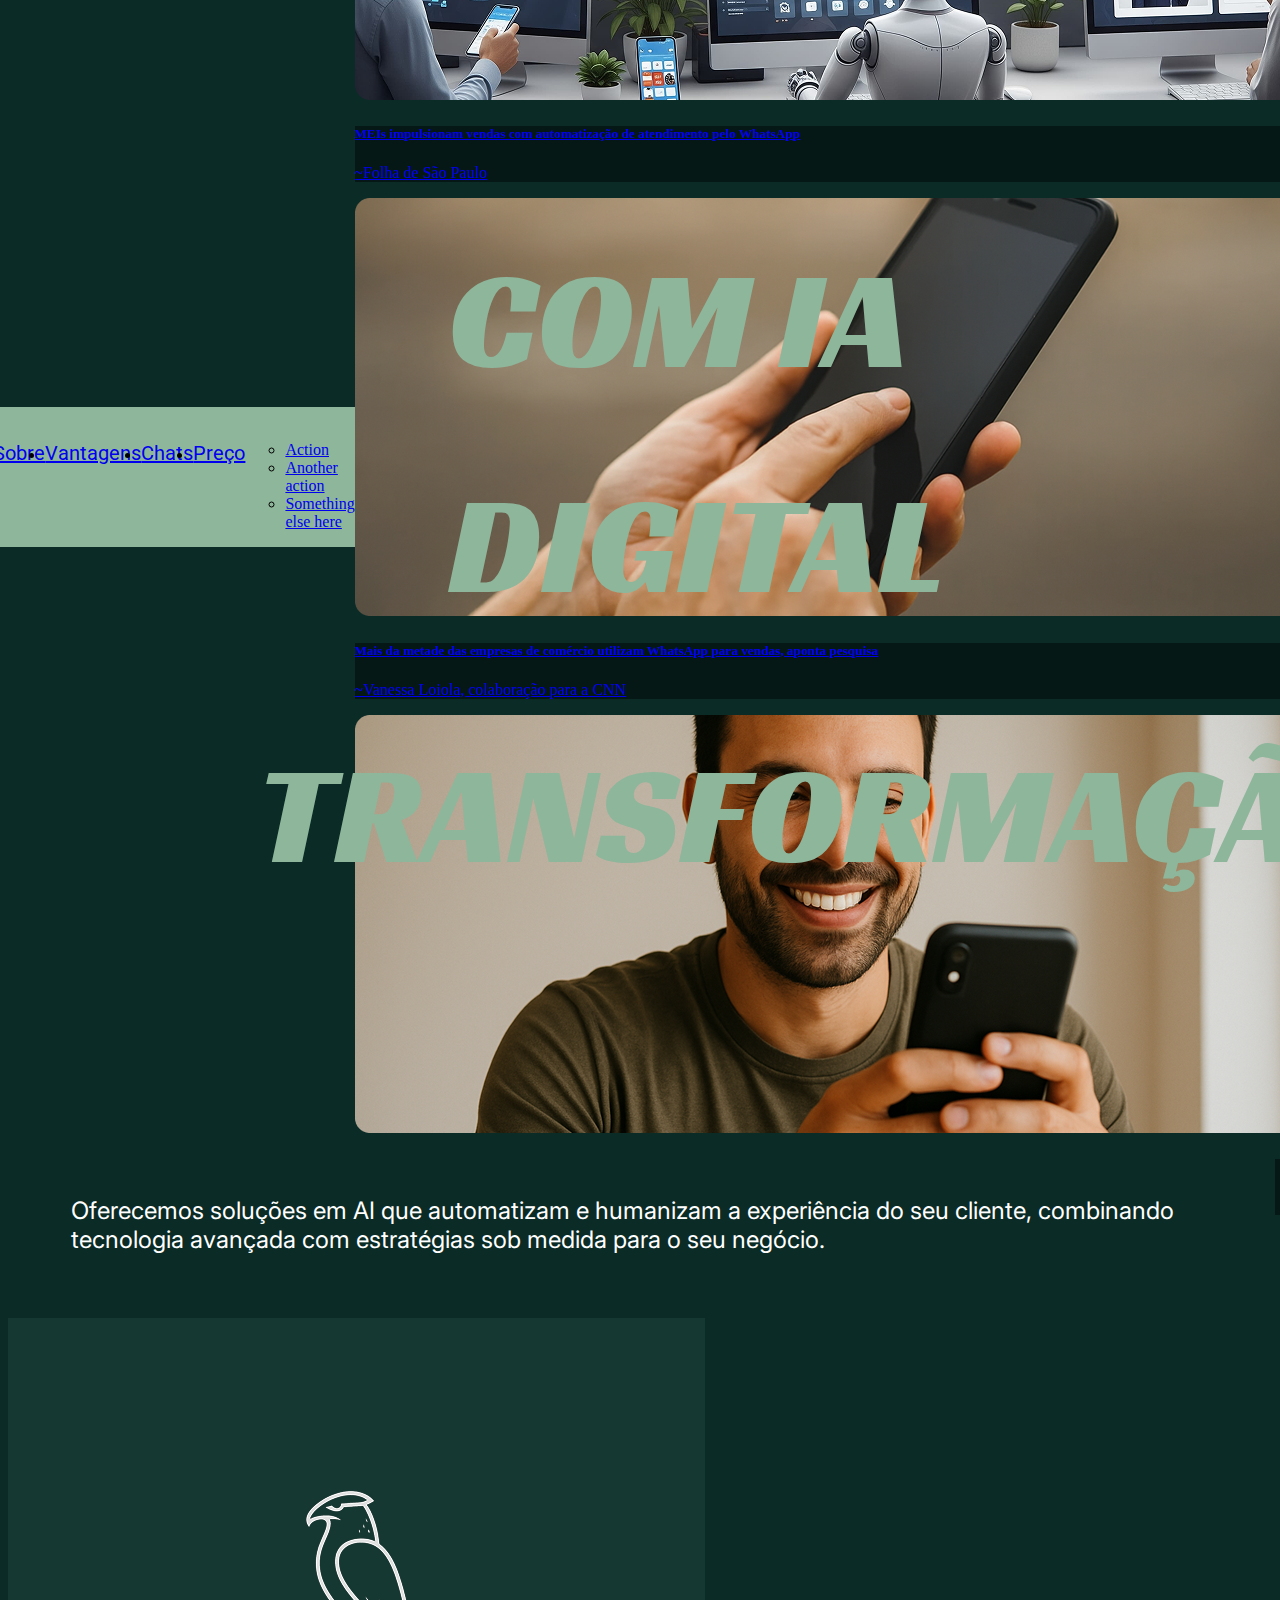
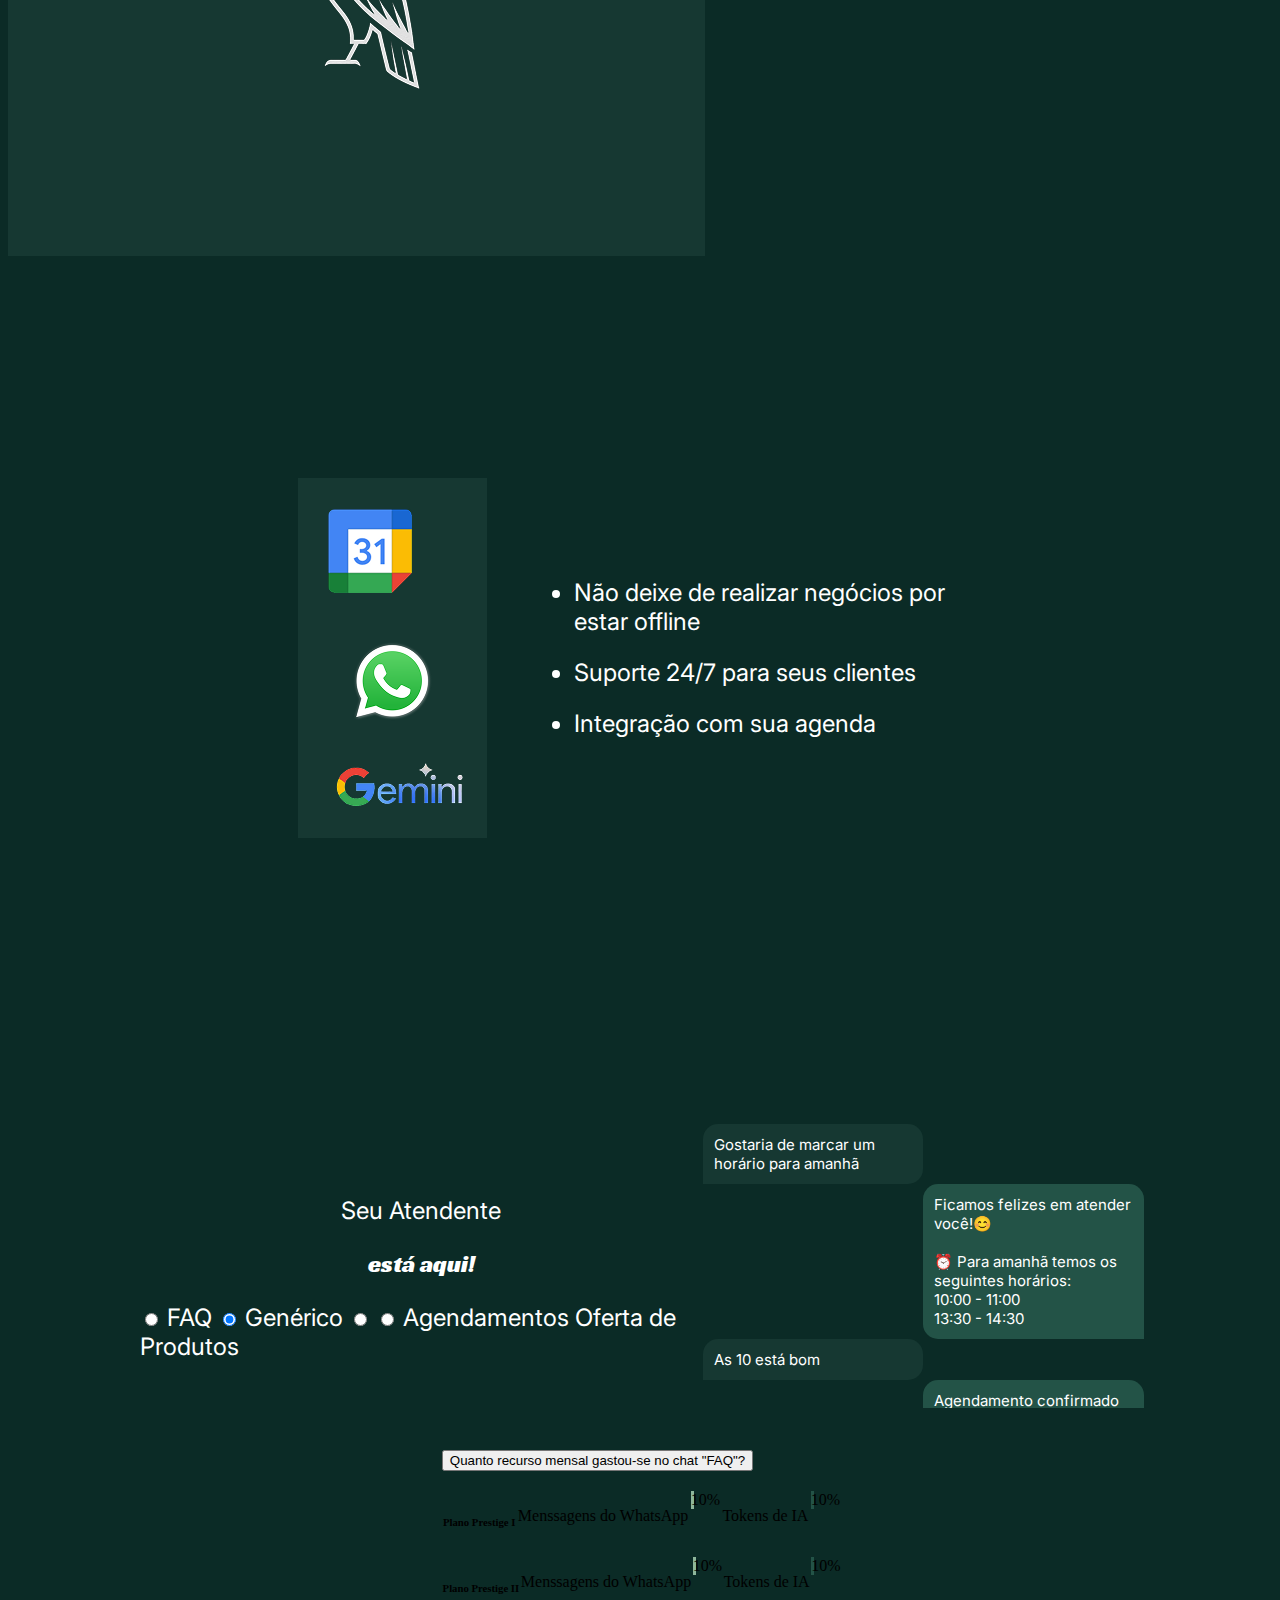
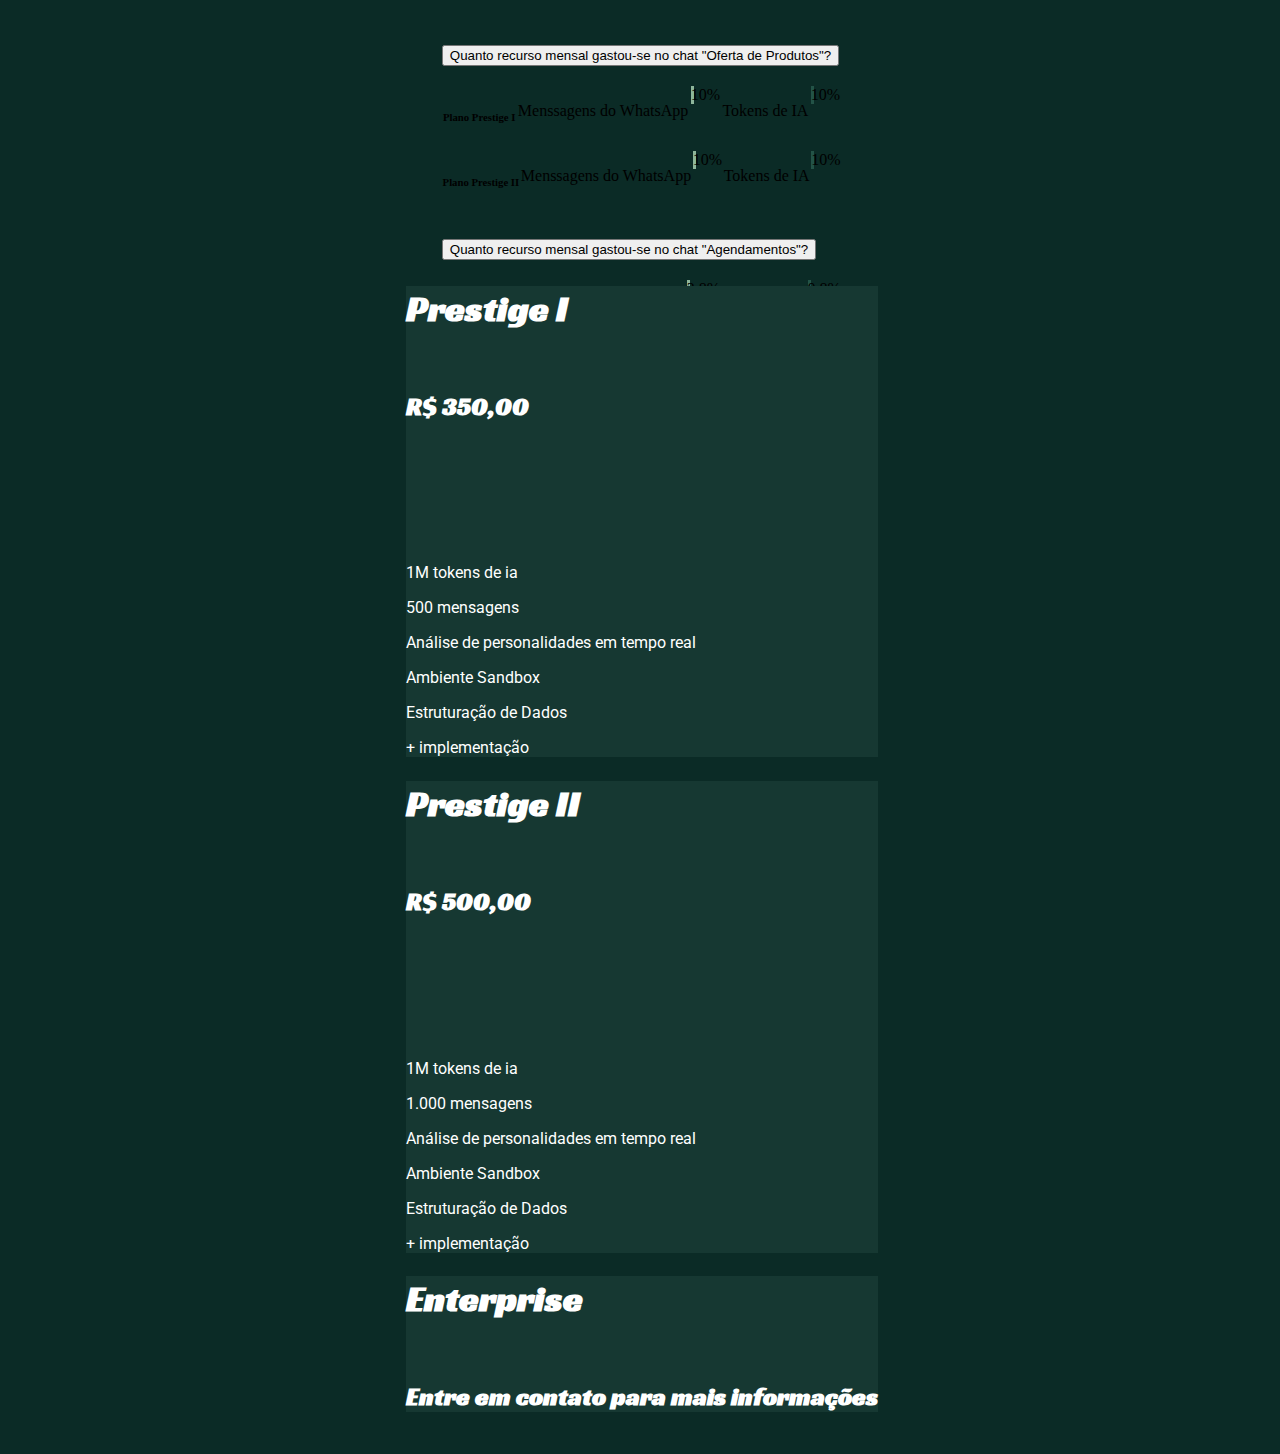
<file: index.html>
<!DOCTYPE html>
<html lang="en">
<head>
    <meta charset="UTF-8">
    <meta name="viewport" content="width=device-width, initial-scale=1.0">
    <title>Meu Atendente</title>
    <link rel="stylesheet" href="landingpage.css">
    <link href="https://cdn.jsdelivr.net/npm/bootstrap@5.3.7/dist/css/bootstrap.min.css" rel="stylesheet" integrity="sha384-LN+7fdVzj6u52u30Kp6M/trliBMCMKTyK833zpbD+pXdCLuTusPj697FH4R/5mcr" crossorigin="anonymous">
</head>
<body style="background-color: #0B2B26;">
    <div id='my__background_word_div'>
        <p class='my__background_word' style="position: fixed; top: 10%; left: 35%;">COM IA</p>
        <p class='my__background_word' style="position: fixed; top: 35%; left: 35%;">DIGITAL</p>
        <p class='my__background_word' style="position: fixed; top: 65%; left: 20%;">TRANSFORMAÇÃO</p>
    </div>
    <section>
        <nav class="navbar navbar-expand-md container  rounded-5 fixed-top"  style="background-color: #8EB69B; margin-top: 3%;" data-bs-theme="light">
            <div class="container-fluid">
                
                <button class="navbar-toggler" type="button" data-bs-toggle="collapse" data-bs-target="#navbarNavDropdown" aria-controls="navbarNavDropdown" aria-expanded="false" aria-label="Toggle navigation">
                <span class="navbar-toggler-icon"></span>
                </button>
                <div class="collapse navbar-collapse" id="navbarNavDropdown">
                <ul class="navbar-nav">
                    <li class="nav-item">
                    <a class="nav-link active text-light fw-bold my__font_roboto" aria-current="page" href="#my__section_sobre">Sobre</a>
                    </li>
                    <li class="nav-item">
                    <a class="nav-link text-light fw-bold my__font_roboto" href="#my__section_vantagens">Vantagens</a>
                    </li>
                    <li class="nav-item">
                    <a class="nav-link text-light fw-bold my__font_roboto" href="#my__chat_section">Chats</a>
                    </li>
                    <li class="nav-item">
                    <a class="nav-link text-light fw-bold my__font_roboto" href="#my__section_preco">Preço</a>
                    </li>
                    <ul class="dropdown-menu">
                        <li><a class="dropdown-item" href="#">Action</a></li>
                        <li><a class="dropdown-item" href="#">Another action</a></li>
                        <li><a class="dropdown-item" href="#">Something else here</a></li>
                    </ul>
                    </li>
                </ul>
                </div>
            </div>
        </nav>
        <div id="carouselExampleCaptions" class="carousel slide container rounded-4" data-bs-ride="carousel" data-bs-interval="5000">
            <div class="carousel-indicators">
                <button type="button" data-bs-target="#carouselExampleCaptions" data-bs-slide-to="0" class="active" aria-current="true" aria-label="Slide 1"></button>
                <button type="button" data-bs-target="#carouselExampleCaptions" data-bs-slide-to="1" aria-label="Slide 2"></button>
                <button type="button" data-bs-target="#carouselExampleCaptions" data-bs-slide-to="2" aria-label="Slide 3"></button>
            </div>
            <div class="carousel-inner">
                <div class="carousel-item active" >
                    <a href="https://www1.folha.uol.com.br/mpme/2024/11/meis-impulsionam-vendas-com-automatizacao-de-atendimento-pelo-whatsapp.shtml" target="_blank">
                        <img src="landpage_images/Rectangle 48 (Colorized) (Colorized) (1).png" class="d-block w-100 " alt="...">
                        <div class="carousel-caption d-none d-md-block" style="background-color: rgba(0, 0, 0, 0.439);">
                            <h5>MEIs impulsionam vendas com automatização de atendimento pelo WhatsApp</h5>
                            <p class="my__sublime">~Folha de São Paulo</p>
                        </div>
                    </a>
                </div>
                <div class="carousel-item" >
                    <a href="https://www.cnnbrasil.com.br/economia/negocios/mais-da-metade-das-empresas-de-comercio-utilizam-whatsapp-para-vendas-aponta-pesquisa/" target="_blank">
                        <img src="landpage_images/Rectangle 48 (Colorized) (Colorized) (Colorized).png" class="d-block w-100" alt="...">
                        <div class="carousel-caption d-none d-md-block" style="background-color: rgba(0, 0, 0, 0.439);">
                            <h5>Mais da metade das empresas de comércio utilizam WhatsApp para vendas, aponta pesquisa</h5>
                            <p>~Vanessa Loiola, colaboração para a CNN</p>
                        </div>
                    </a>
                </div>
                <div class="carousel-item" >
                    <a href="https://www.ecommercebrasil.com.br/noticias/uso-do-whatsapp-no-comercio-cresce-3047-no-brasil" target="_blank">
                        <img src="landpage_images/Rectangle 48 (Colorized) (Colorized).png" class="d-block w-100" alt="...">
                        <div class="carousel-caption d-none d-md-block" style="background-color: rgba(0, 0, 0, 0.439);">
                            <h5>Uso do WhatsApp no comércio cresce 30,47% no Brasil</h5>
                            <p>~ecommercebrasil</p>
                        </div>
                    </a>
                </div>
            </div>
            <button class="carousel-control-prev rounded-4" type="button" data-bs-target="#carouselExampleCaptions" data-bs-slide="prev">
                <span class="carousel-control-prev-icon" aria-hidden="true"></span>
                <span class="visually-hidden">Previous</span>
            </button>
            <button class="carousel-control-next" type="button" data-bs-target="#carouselExampleCaptions" data-bs-slide="next" id='corrosel_next_btn'>
                <span class="carousel-control-next-icon" aria-hidden="true"></span>
                <span class="visually-hidden">Next</span>
            </button>
        </div>
    </section>
    <section id="my__section_sobre">
        

        <div class="card mb-3 container align-items-center  my__card rounded-4 align-items-center justify-content-center" style="background-color: #0B2B26; border-color:#8EB69B; height: 50%;">
            <div class="row g-0 align-items-center justify-content-around">
                
                <div class="col-md-6" style="color: white;">
                <div class="card-body my__cart_body">
                    <p class="card-text">Oferecemos soluções em AI que automatizam e 
                                        humanizam a experiência do seu cliente,
                                        combinando tecnologia avançada com estratégias sob medida para o seu negócio.
                    </p>
                </div>
                </div>
                <div class="col-md-4 ">
                    <img src="landpage_images/ChatGPT Image Jun 11, 2025, 10_03_08 AM 3.png" id='my__company_logo' class="img-fluid rounded-4 my__img_background" alt="...">
                </div>
            </div>
        </div>
    </section>
    <section id="my__section_vantagens">
        <div class="card mb-3 container align-items-center  my__card rounded-4 align-items-center justify-content-center" style="background-color: #0B2B26; border-color:#8EB69B; height: 50%;">
            <div class="my__card_content " style="width: 100%;">
                <div class="my__imgs_vantagens rounded-4" >
                    <div class="my__imgs_vantagens__div_img my__imgs_vantagens__img1 flutuando">
                        <img src="landpage_images/image 35.png" class="img-fluid " alt="...">
                    </div>
                    <div class="my__imgs_vantagens__div_img my__imgs_vantagens__img2 flutuando">
                        <img src="landpage_images/wpp_icon.png" class="img-fluid  " alt="...">
                    </div>
                    <div class="my__imgs_vantagens__div_img my__imgs_vantagens__img3 flutuando">
                        <img src="landpage_images/gemini_icon.png" class="img-fluid " alt="...">
                    </div>
                </div>
                <div class="" style="color: white;">
                    <div class="my__cart_body">
                        <ul class="list-group list-group-flush my__list_group">
                            <li class="list-group-item" style="background-color: transparent; color: white;">Não deixe de realizar negócios por estar offline</li>
                            <li class="list-group-item" style="background-color: transparent; color: white;">Suporte 24/7 para seus clientes</li>
                            <li class="list-group-item" style="background-color: transparent; color: white;">Integração com sua agenda</li>
                        </ul>
                    </div>
                </div>
                
            </div>
        </div>
    </section>
    <section style="display: flex; flex-direction: column;" id='my__chat_section'>
        <div class="card mb-3 container align-items-center  my__card rounded-4 align-items-center justify-content-center" style="background-color: #0B2B26; border-color:#8EB69B; height: 50%;">
            <div class="my__card_content " style="width: 100%;">  
                <div class="" style="color: white;">
                    <div style="text-align: center;">
                        <p>Seu Atendente <br><p class="racing_font">está aqui!</p></p>
                    </div>
                    <div class="btn-group-vertical" role="group" aria-label="Vertical radio toggle button group">
                        <input type="radio" class="btn-check" name="vbtn-radio" id="vbtn-radio2" autocomplete="off">
                        <label class="btn btn-outline-light" for="vbtn-radio2" onclick="CreateFAQ()">FAQ</label>
                        <input type="radio" class="btn-check" name="vbtn-radio" id="vbtn-radio1" autocomplete="off" checked>
                        <label class="btn btn-outline-light" for="vbtn-radio1" onclick="CreateGenerico()">Genérico</label>
                        <input type="radio" class="btn-check" name="vbtn-radio" id="vbtn-radio3" autocomplete="off">
                        <input type="radio" class="btn-check" name="vbtn-radio" id="vbtn-radio4" autocomplete="off">
                        <label class="btn btn-outline-light" for="vbtn-radio4" onclick="CreateAgendamento()">Agendamentos</label>
                        <label class="btn btn-outline-light" for="vbtn-radio3" onclick="CreateOfertaDeProdutos()">Oferta de Produtos</label>
                    </div>
                </div>
           
                <div class="my__chat rounded-4  minha-scroll" id="my__chat">
                    <div class="my__chat_msg_line my__chat_msg_line_user">
                        <div class="my__msg_user">
                            <p>Gostaria de marcar um horário para amanhã</p>
                        </div>
                    </div>
                    <div class="my__chat_msg_line my__chat_msg_line_bot" id="my__chat_msg_line">
                        <div class="my__msg_bot">
                            <p>Ficamos felizes em atender você!😊<br><br>
                                ⏰ Para amanhã temos os seguintes horários:<br>
                                10:00 - 11:00<br>
                                13:30 - 14:30
                            </p>
                        </div>
                    </div>
                    <div class="my__chat_msg_line my__chat_msg_line_user">
                        <div class="my__msg_user">
                            <p>As 10 está bom</p>
                        </div>
                    </div>
                    <div class="my__chat_msg_line my__chat_msg_line_bot">
                        <div class="my__msg_bot">
                            <p>Agendamento confirmado para amanhã as 10:00 ✅</p>
                        </div>
                    </div>
                </div>
            </div>
        </div>
        <div class="accordion accordion-flush container" id="accordionFlushExample">
            <div class="accordion-item w-60">
                <h2 class="accordion-header">
                <button class="accordion-button collapsed" type="button" data-bs-toggle="collapse" data-bs-target="#flush-collapseOne" aria-expanded="false" aria-controls="flush-collapseOne">
                    Quanto recurso mensal gastou-se no chat "FAQ"?
                </button>
                </h2>
                
                <div id="flush-collapseOne" class="accordion-collapse collapse" data-bs-parent="#accordionFlushExample">
                    <div style="display: flex; justify-content: space-around; margin-top: 1%;">
                        <h6>Plano Prestige I</h6>
                        <p>Menssagens do WhatsApp</p>
                        <div class="progress w-25" role="progressbar" aria-label="Example with label" aria-valuenow="25" aria-valuemin="0" aria-valuemax="100">
                            <div class="progress-bar" style="width: 10%; background-color: #8eb69b;">10%</div>
                        </div>
                        <p>Tokens de IA</p>
                        <div class="progress w-25" role="progressbar" aria-label="Example with label" aria-valuenow="25" aria-valuemin="0" aria-valuemax="100">
                            <div class="progress-bar" style="width: 10%; background-color: #235347;">10%</div>
                        </div>
                    </div>
                    <div style="display: flex; justify-content: space-around; margin-top: 1%;">
                        <h6>Plano Prestige II</h6>
                        <p>Menssagens do WhatsApp</p>
                        <div class="progress w-25" role="progressbar" aria-label="Example with label" aria-valuenow="25" aria-valuemin="0" aria-valuemax="100">
                            <div class="progress-bar" style="width: 10%; background-color: #8eb69b;">10%</div>
                        </div>
                        <p>Tokens de IA</p>
                        <div class="progress w-25" role="progressbar" aria-label="Example with label" aria-valuenow="25" aria-valuemin="0" aria-valuemax="100">
                            <div class="progress-bar" style="width: 10%; background-color: #235347;">10%</div>
                        </div>
                    </div>
                </div>
            </div>
            <div class="accordion-item">
                <h2 class="accordion-header">
                <button class="accordion-button collapsed" type="button" data-bs-toggle="collapse" data-bs-target="#flush-collapseTwo" aria-expanded="false" aria-controls="flush-collapseTwo">
                    Quanto recurso mensal gastou-se no chat "Oferta de Produtos"?
                </button>
                </h2>
                <div id="flush-collapseTwo" class="accordion-collapse collapse" data-bs-parent="#accordionFlushExample">
                    <div style="display: flex; justify-content: space-around; margin-top: 1%;">
                        <h6>Plano Prestige I</h6>
                        <p>Menssagens do WhatsApp</p>
                        <div class="progress w-25" role="progressbar" aria-label="Example with label" aria-valuenow="25" aria-valuemin="0" aria-valuemax="100">
                            <div class="progress-bar" style="width: 10%; background-color: #8eb69b;">10%</div>
                        </div>
                        <p>Tokens de IA</p>
                        <div class="progress w-25" role="progressbar" aria-label="Example with label" aria-valuenow="25" aria-valuemin="0" aria-valuemax="100">
                            <div class="progress-bar" style="width: 10%; background-color: #235347;">10%</div>
                        </div>
                    </div>
                    <div style="display: flex; justify-content: space-around; margin-top: 1%;">
                        <h6>Plano Prestige II</h6>
                        <p>Menssagens do WhatsApp</p>
                        <div class="progress w-25" role="progressbar" aria-label="Example with label" aria-valuenow="25" aria-valuemin="0" aria-valuemax="100">
                            <div class="progress-bar" style="width: 10%; background-color: #8eb69b;">10%</div>
                        </div>
                        <p>Tokens de IA</p>
                        <div class="progress w-25" role="progressbar" aria-label="Example with label" aria-valuenow="25" aria-valuemin="0" aria-valuemax="100">
                            <div class="progress-bar" style="width: 10%; background-color: #235347;">10%</div>
                        </div>
                    </div>
                </div>
            </div>
            <div class="accordion-item">
                <h2 class="accordion-header">
                <button class="accordion-button collapsed" type="button" data-bs-toggle="collapse" data-bs-target="#flush-collapseThree" aria-expanded="false" aria-controls="flush-collapseThree">
                    Quanto recurso mensal gastou-se no chat "Agendamentos"?
                </button>
                </h2>
                <div id="flush-collapseThree" class="accordion-collapse collapse" data-bs-parent="#accordionFlushExample">
                    <div style="display: flex; justify-content: space-around; margin-top: 1%;">
                        <h6>Plano Prestige I</h6>
                        <p>Menssagens do WhatsApp</p>
                        <div class="progress w-25" role="progressbar" aria-label="Example with label" aria-valuenow="25" aria-valuemin="0" aria-valuemax="100">
                            <div class="progress-bar" style="width: 10%; background-color: #8eb69b;">3,8%</div>
                        </div>
                        <p>Tokens de IA</p>
                        <div class="progress w-25" role="progressbar" aria-label="Example with label" aria-valuenow="25" aria-valuemin="0" aria-valuemax="100">
                            <div class="progress-bar" style="width: 10%; background-color: #235347;">0,8%</div>
                        </div>
                    </div>
                    <div style="display: flex; justify-content: space-around; margin-top: 1%;">
                        <h6>Plano Prestige II</h6>
                        <p>Menssagens do WhatsApp</p>
                        <div class="progress w-25" role="progressbar" aria-label="Example with label" aria-valuenow="25" aria-valuemin="0" aria-valuemax="100">
                            <div class="progress-bar" style="width: 10%; background-color: #8eb69b;">1,8%</div>
                        </div>
                        <p>Tokens de IA</p>
                        <div class="progress w-25" role="progressbar" aria-label="Example with label" aria-valuenow="25" aria-valuemin="0" aria-valuemax="100">
                            <div class="progress-bar" style="width: 10%; background-color: #235347;">0,8%</div>
                        </div>
                    </div>
                </div>
            </div>
        </div>

    </section>
    <section id="my__section_preco">
        <div class="row row-cols-1 row-cols-md-3 g-4 container h-50">
            <div class="col ">
                <div class="card h-100 rounded-4" style="background-color: #163832; border-color:#8EB69B; color: white;">
                <div class="card-body rounded-4" >
                    <h5 class="card-title text-center my__price_pricing">Prestige I</h5>
                    <h5 class="card-text text-center my__price_pricing" style="font-size: 25px;">R$ 350,00</h5>
                    <p class="card-text text-center align-items-end my__text_pricing" style="margin-top: 30%;">1M tokens de ia</p>
                    <p class="card-text text-center align-items-end my__text_pricing">500 mensagens</p>
                    <p class="card-text text-center align-items-end my__text_pricing">Análise de personalidades em tempo real</p>
                    <p class="card-text text-center align-items-end my__text_pricing">Ambiente Sandbox</p>
                    <p class="card-text text-center align-items-end my__text_pricing">Estruturação de Dados</p>
                    <p class="card-text text-center align-items-end my__text_pricing">+ implementação</p>


                </div>
                </div>
            </div>
            <div class="col">
                <div class="card h-100 rounded-4" style="background-color: #163832; border-color:#8EB69B;  color: white;">
                <div class="card-body rounded-4" >
                    <h5 class="card-title text-center my__price_pricing">Prestige II</h5>
                    <h5 class="card-text text-center my__price_pricing" style="font-size: 25px;">R$ 500,00</h5>
                    <p class="card-text text-center align-items-end my__text_pricing" style="margin-top: 30%;">1M tokens de ia</p>
                    <p class="card-text text-center align-items-end my__text_pricing">1.000 mensagens</p>
                    <p class="card-text text-center align-items-end my__text_pricing">Análise de personalidades em tempo real</p>
                    <p class="card-text text-center align-items-end my__text_pricing">Ambiente Sandbox</p>
                    <p class="card-text text-center align-items-end my__text_pricing">Estruturação de Dados</p>
                    <p class="card-text text-center align-items-end my__text_pricing">+ implementação</p>


                </div>
                
                </div>
            </div>
            <div class="col">
                <div class="card h-100 rounded-4" style="background-color: #163832; border-color:#8EB69B; color: white;">
                <div class="card-body rounded-4" >
                    <h5 class="card-title text-center my__price_pricing">Enterprise</h5>
                    <h5 class="card-text text-center my__price_pricing" style="font-size: 25px;">Entre em contato para mais informações</h5>
                </div>
                </div>
            </div>
        </div>

    </section>
    <script src="landingpage.js"></script>
    <script src="landingpage_chats.js"></script>
    <script src="https://cdn.jsdelivr.net/npm/bootstrap@5.3.7/dist/js/bootstrap.bundle.min.js" integrity="sha384-ndDqU0Gzau9qJ1lfW4pNLlhNTkCfHzAVBReH9diLvGRem5+R9g2FzA8ZGN954O5Q" crossorigin="anonymous"></script>
</body>
</html>
</file>
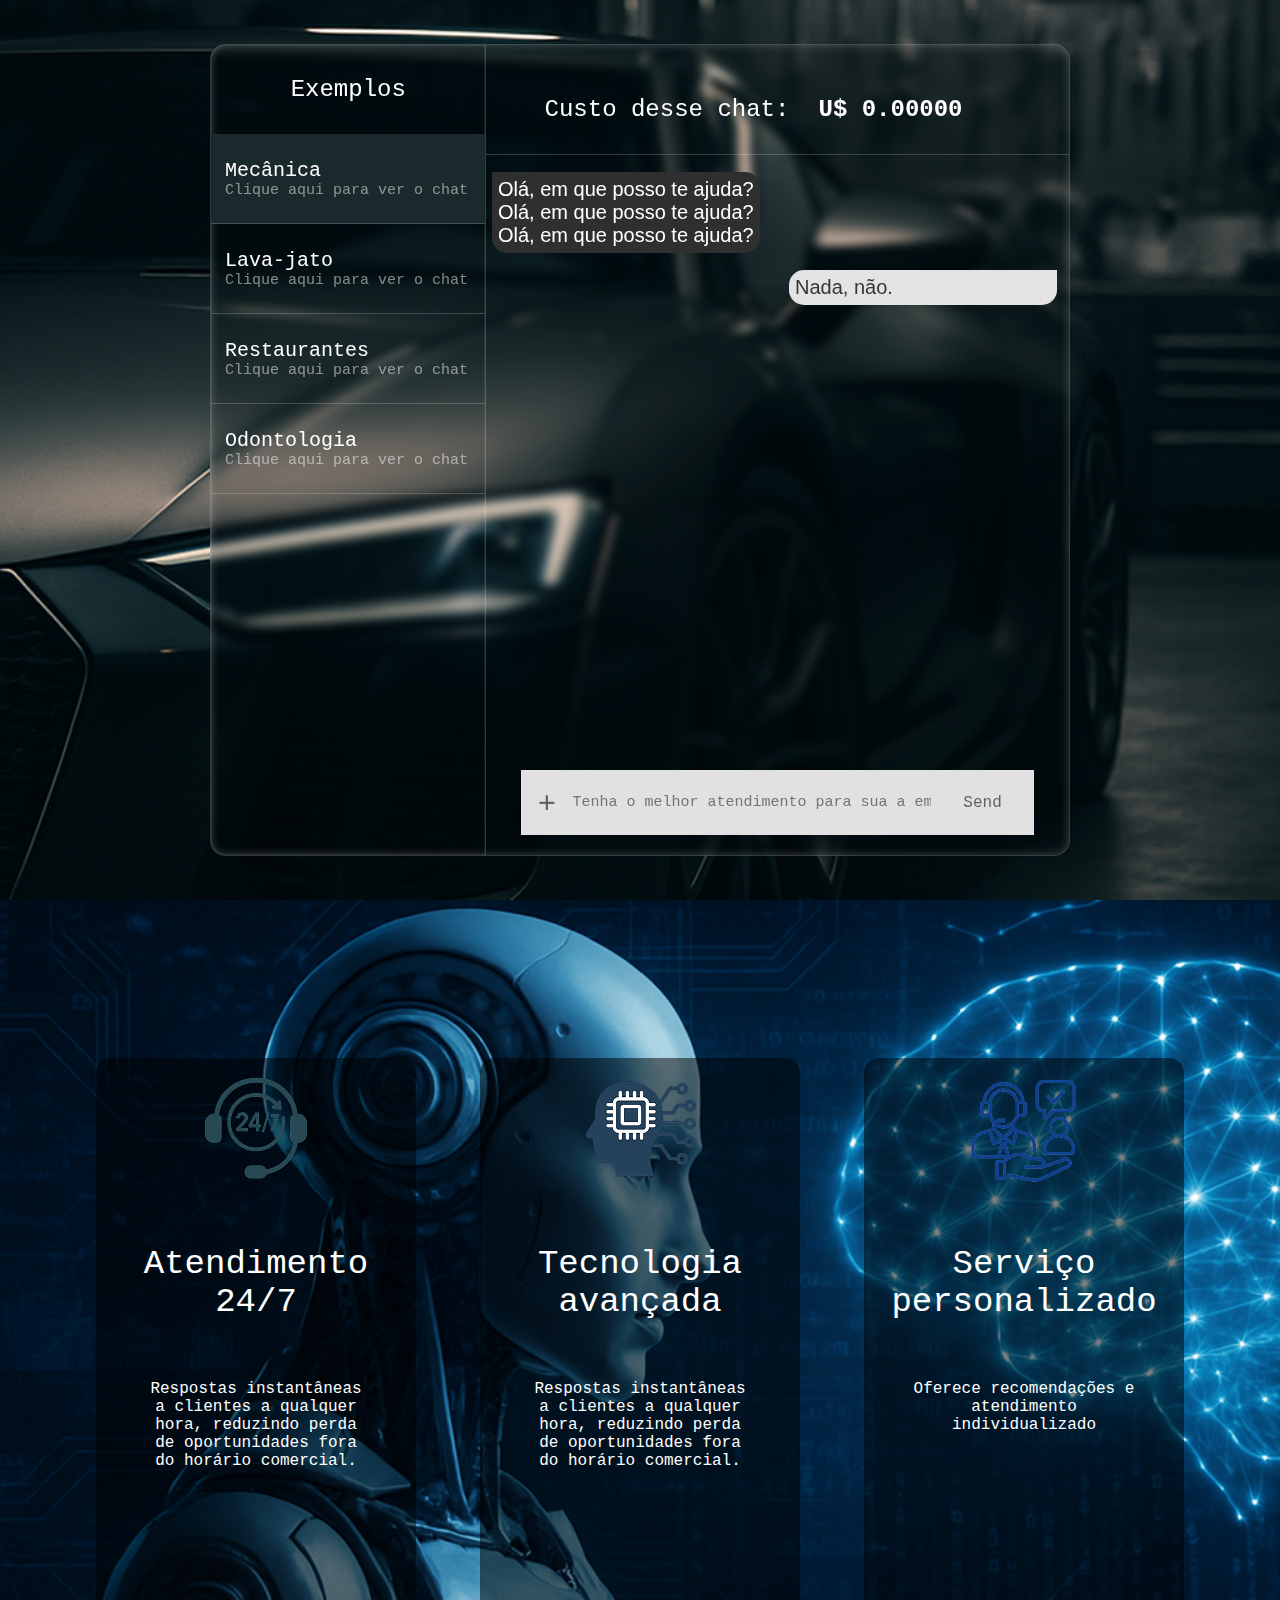
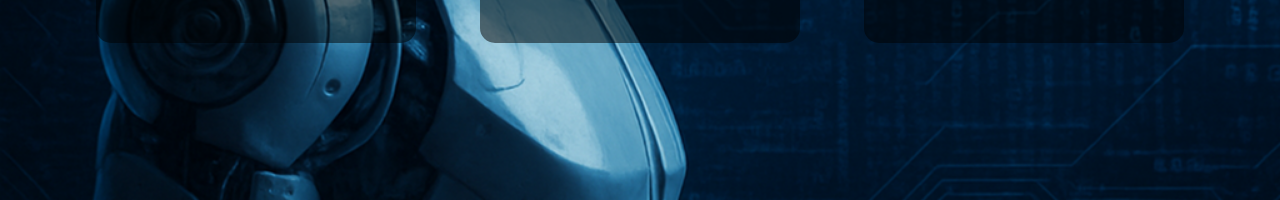
<file: chatv2.html>
<!DOCTYPE html>
<html lang="en">
<head>
    <meta charset="UTF-8">
    <meta name="viewport" content="width=device-width, initial-scale=1.0">
    <link rel="stylesheet" href="chatv2.css">
    <title>Document</title>
</head>
<body>
    
    <section id="chat_section">
        <div class="chat">

            <div class="chat__menu">
                <span id="chat__menu_title">Exemplos</span>
                <div id='mecanica' class="chat__menu__exemplos" onclick='Mecanico()'>
                    <span>Mecânica</span>
                    <span id='clique_aqui'>Clique aqui para ver o chat</span>
                </div>
                <div id='lavajato' class="chat__menu__exemplos" onclick='LavaJato()'>
                    <span>Lava-jato</span>
                    <span id='clique_aqui'>Clique aqui para ver o chat</span>
                </div>
                <div id='restaurante' class="chat__menu__exemplos" onclick='Restaurante()'>
                    <span>Restaurantes</span>
                    <span id='clique_aqui'>Clique aqui para ver o chat</span>
                </div>
                <div id='odontologia' class="chat__menu__exemplos" onclick='Odontologia()'>
                    <span>Odontologia</span>
                    <span id='clique_aqui'>Clique aqui para ver o chat</span>
                </div>
            </div>

            <div class="chat__mensages">
                <div class="chat__mensages__cost">
                    <span>Custo desse chat:</span><strong>U$ 0.00000</strong> 
                </div>
                <div class="chat__mensages__mensages">
                    <div class="mensage_bot mensage">
                        <span>Olá, em que posso te ajuda?Olá, em que posso te ajuda?Olá, em que posso te ajuda?</span>
                    </div>
                    <div class="mensage_user mensage">
                        <span>Nada, não.</span>
                    </div>
                </div>
                <div class="chat__mensages__bar">
                    <div class="chat__mensages__bar__plus">
                        +
                    </div>
                    <div class="chat__mensages__bar__input">
                        <input type="" placeholder="Tenha o melhor atendimento para sua a empresa.">
                    </div>
                    <div class="chat__mensages__bar__send">
                        Send
                    </div>
                </div>
            </div>
        </div>
    </section>
    <section id="vantagens_section">
        <div class="segmento_vantagens">
            <img src="atendimento.png" alt="">
            <span class="segmento_vantagens__title">Atendimento 24/7</span>
            <span>Respostas instantâneas a clientes a qualquer hora, reduzindo perda de oportunidades fora do horário comercial.</span>
        </div>
        <div class="segmento_vantagens">
            <img src="rede_neural.png" alt="">
            <span class="segmento_vantagens__title">Tecnologia avançada</span>
            <span>Respostas instantâneas a clientes a qualquer hora, reduzindo perda de oportunidades fora do horário comercial.</span>
        </div>
        <div class="segmento_vantagens">
            <img src="atendimento_personalizado.png" alt="">
            <span class="segmento_vantagens__title">Serviço personalizado</span>
            <span>Oferece recomendações e atendimento individualizado</span>
        </div>
    </section>
    <script src="chat.js"></script>
</body>
</html>
</file>
<file: landingpage.css>
@import url('https://fonts.googleapis.com/css2?family=Roboto:ital,wght@0,100..900;1,100..900&display=swap');
@import url('https://fonts.googleapis.com/css2?family=Inter:ital,opsz,wght@0,14..32,100..900;1,14..32,100..900&display=swap');
@import url('https://fonts.googleapis.com/css2?family=Racing+Sans+One&display=swap');
body{
    width: 99vw;
    height: 100vh;
}
.my__background_word{
    font-family: "Racing Sans One", sans-serif;
    color: #8EB69B;
    font-size: 140px;
}
section{
    width: 100%;
    height: 100%;
    display: flex;
    justify-content: center;
    align-items: center;
}
.my__sublime{
    background-color: rgba(black);
}
.my__font_roboto{
    font-family: "Roboto", sans-serif;
    font-size: 20px;
}
.container-fluid{
    max-width: 70%;
}
.navbar-nav{
    /* background-color: black; */
    width: 100%;
    display: flex;
    justify-content: space-between;
}
.card{
    font-size: 24px;
    font-family: "Inter", sans-serif;
    height: 90%;
}
.my__card_content{
    height: 100%;
}
.my__img_background{
    padding-top: 10%;
    padding-bottom: 10%;
    padding-left: 20%;
    padding-right: 20%;

    background-color: #163832;
}
.my__cart_body{
    margin: 5%;
}
.hidden {
      opacity: 0;
      pointer-events: none;
      transition: opacity 0.5s ease;

    }
.my__img_div{
    display: flex;
    flex-direction: column;
    width: 10%;
    height: 10%;
}
.my__card_content{
    width: 100%;
    height: 100%;
    display: flex;
    justify-content: space-around;
    align-items: center;
}
.my__imgs_vantagens{
    height: 80%;
    width: 30%;
    display: flex;
    justify-content: space-around;
    align-items: center;
    flex-direction: column;
    background-color: #163832;
}
.flutuando {
    animation: flutuar 3s ease-in-out infinite;
    display: inline-block; /* importante para evitar bugs com elementos inline */
  }

  @keyframes flutuar {
    0% { transform: translateY(0px); }
    50% { transform: translateY(-10px); }
    100% { transform: translateY(0px); }
  }
.my__imgs_vantagens__div_img{
    width: 85%;
}
.my__imgs_vantagens__img1{
    display: flex;
    justify-content: start;
}
.my__imgs_vantagens__img2{
    display: flex;
    justify-content: center;
}
.my__imgs_vantagens__img3{
    display: flex;
    justify-content: end;
}
.my__list_group{
    width: 100%;
}
.my__list_group li{
    margin: 5%;
}
.my__btn {
  background-color: transparent;
  color: #ffffff;
  border: 1px solid white;
  transition: 0.3s;
}

/* Quando o botão estiver selecionado */
input[type="radio"]:checked + .my__btn {
  background-color: #8eb69b;
  color: white;
  border-color: #8eb69b;
}
.my__chat{
    height: 90%;
    width: 50%;
    display: flex;
    justify-content: space-around;
    align-items: center;
    flex-direction: column;
    color: white;
}

.minha-scroll {
  overflow-y: scroll;
  scrollbar-width: none;
}
.my__chat_msg_line{
    width: 100%;
    font-size: 15px;
}
.my__chat_msg_line_user{
    display: flex;
    justify-content: start;
}
.my__chat_msg_line_bot{
    display: flex;
    justify-content: end;
}
.my__msg_user{
    width: 50%;
    border-radius: 15px 15px 15px 0px;
    background-color: #163832;
}
.my__msg_bot{
    width: 50%;
    border-radius: 15px 15px 0px 15px;
    background-color: #235347;
}
.my__msg_user p{
    margin:5%
}
.my__msg_bot p{
    margin:5%
}
.racing_font{
    font-family: "Racing Sans One", sans-serif;
}
.my__price_pricing{
    margin-top: 5%;
    font-family: "Racing Sans One", sans-serif;
    font-size: 36px;
}
.my__text_pricing{
    font-family: "Roboto", sans-serif;
    font-size: 16px;
}

@media (min-width: 1532px){

    #carouselExampleCaptions {
        width: 70% !important;
        margin-top: 5%;
    }
    #my__company_logo{
        padding-left: 15%;
        padding-right: 15%;
        padding-bottom: 5%;
        padding-top: 5%;

    }
}
</file>
<file: chatv2.css>
*{
    padding: 0;
    margin: 0;
}
body{
    width: 100vw;
    height: 100vh;
}
#chat_section{
    width: 100%;
    height: 100%;
    display: flex;
    justify-content: center;
    align-items: center;
    background-image: url(mecanica.png);
    background-repeat: no-repeat;
    background-size: cover;
    transition: background-image 0.5s ease-in-out;
}
.chat{
    display: flex;
    justify-content: center;
    align-items: center;
    height: 90%;
    width: 67%;
    backdrop-filter: blur(5px);
    border-radius: 15px;
    border: 1px solid rgba(255, 255, 255, 0.19);
    box-shadow: inset 0 0 10px rgba(255, 255, 255, 0.25);
}
.chat__menu{
    height: 100%;
    width: 32%;
    background-color: rgba(0, 0, 0, 0.09);
    border-right: 1px solid rgba(255, 255, 255, 0.19);
    box-shadow: inset 0 0 2px rgba(255, 255, 255, 0.25);
    border-top-left-radius: 15px;
    border-bottom-left-radius: 15px;

}

#chat__menu_title{
    width: 100%;
    height: 11%;
    display: flex;
    justify-content: center;
    align-items: center;
    font-family: "Roboto Mono", monospace;
    color: white;
    font-size: 24px;
}
.chat__menu__exemplos{
    width: 100%;
    height: 11%;
    display: flex;
    flex-direction: column;
    justify-content: center;
    align-items: start;
    font-family: "Roboto Mono", monospace;
    color: white;
    font-size: 20px;
    border-bottom: 1px solid rgba(255, 255, 255, 0.19);
}
.chat__menu__exemplos span{
    margin-left: 5%;
}
#mecanica{
    background-color: #1A292B;
    transition: background-color 0.5s ease-in-out;
}
#mecanica:hover{
    background-color: #1A292B;
    transition: background-color 0.5s ease-in-out;
}
#lavajato:hover{
    background-color: #53696D;
    transition: background-color 0.5s ease-in-out;
}
#restaurante:hover{
    background-color: #C22C27;
    transition: background-color 0.5s ease-in-out;
}
#odontologia:hover{
    background-color: #47616B;
    transition: background-color 0.5s ease-in-out;
}
#clique_aqui{
    font-size: 15px;
    color: rgba(255, 255, 255, 0.494);
}
.chat__mensages{
    height: 100%;
    width: 68%;
    background-color: rgba(0, 0, 0, 0.09);
    display: flex;
    flex-direction: column;
    justify-content: center;
    align-items: center;

}
.chat__mensages__cost{
    display: flex;
    justify-content: start;
    align-items: center;
    height: 11%;
    width: 100%;
    gap: 5%;
    color: white;
    font-family: "Anonymous Pro", monospace;
    font-size: 24px;
    border-bottom: 1px solid rgba(255, 255, 255, 0.19);
}
.chat__mensages__cost span{
    margin-left: 10%;
}
.chat__mensages__mensages{
    height: 76%;
    width: 100%;
}
.mensage{
    margin-top: 3%;
    max-width: 44%;
    width:auto;
    height: auto;
    padding: 1%;
    background-color: rgb(47,47,47);
    font-size: 20px;
    color: white;
    font-family: "Inter", sans-serif;
}
.mensage_bot{
    border-radius: 15px;
    border-top-left-radius: 0px;
    margin-left: 1%;
}
.mensage_user{
    border-radius: 15px;
    border-top-right-radius: 0px;
    margin-left: 52%;
    background-color: #E3E3E3;
    color: #363636;
}
.elemento {
  box-shadow: inset 0 0 10px rgba(0, 0, 0, 0.5);
}
.chat__mensages__bar{
    width: 88%;
    height: 8%;
    background-color: #E1E1E1;
    display: flex;
    align-items: center;
    justify-content: space-around;

}
.chat__mensages__bar__plus{
    display: flex;
    justify-content: center;
    align-items: center;
    height: 100%;
    width: 10%;
    font-size: 32px;
    color: #646464;
    font-weight: bold;
}
.chat__mensages__bar__input{
    display: flex;
    justify-content: center;
    align-items: center;
    width: 70%;
    height: 100%;
    font-size: 15px;
    font-family: "Roboto Mono", monospace;
}
.chat__mensages__bar__input input{
    font-family: "Roboto Mono", monospace;
    all: unset;
    width: 100%;
    height: 100%;
}
.chat__mensages__bar__send{
    font-family: "Roboto Mono", monospace;
    display: flex;
    justify-content: center;
    align-items: center;
    height: 100%;
    width: 20%;
    font-size: 16px;
    color: #646464;
}
#vantagens_section{
    width: 100%;
    height: 100%;
    display: flex;
    justify-content: center;
    align-items: center;
    background-image: url(robo.png);
    background-repeat: no-repeat;
    background-size: cover;
    gap: 5%;
}
.segmento_vantagens{
    display: flex;
    flex-direction: column;
    justify-content: start;
    gap: 10%;
    align-items: center;
    height: 65%;
    width: 25%;
    background-color: rgba(0, 0, 0, 0.5);
    border-radius: 15px;
}
.segmento_vantagens img{
    margin-top: 5%;
}
.segmento_vantagens span{
    display: flex;
    gap:5%;
    align-items: center;
    text-align: center;
    justify-content: center;
    color: white;
    width: 72%;
    font-family: "Roboto Slab", monospace;
}
.segmento_vantagens__title{
    font-size: 34px;
}
</file>
